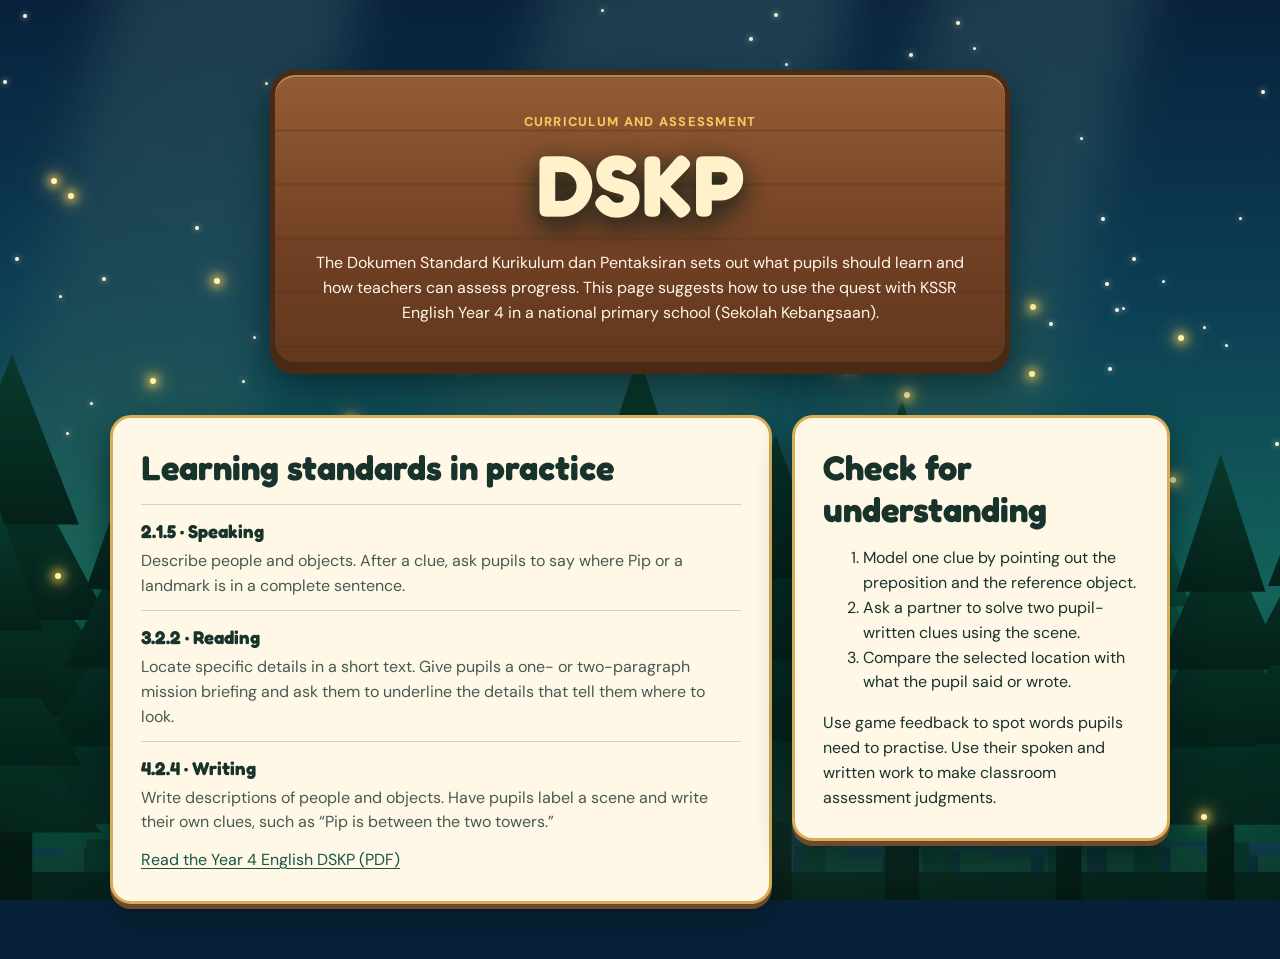
<file: dskp/index.html>
<!doctype html>
<html lang="en">
<head>
  <meta charset="utf-8">
  <meta name="viewport" content="width=device-width, initial-scale=1">
  <meta name="description" content="A suggested DSKP alignment for using Where Is Pip? to teach English prepositions.">
  <title>DSKP · Where Is Pip?</title>
  <link rel="stylesheet" href="https://fonts.googleapis.com/css2?family=DM+Sans:wght@400;500;700;800&amp;family=Fredoka:wght@500;600;700&amp;display=swap">
  <link rel="stylesheet" href="../course/forest.css">
  <link rel="stylesheet" href="../course/course-pages.css?v=2">
  <script src="../course/forest.js?v=2" defer></script>
</head>
<body>
  <div data-course-forest aria-hidden="true"></div>
  <header class="banner">
    <div class="wrap">
      <p class="eyebrow">Curriculum and assessment</p>
      <h1>DSKP</h1>
      <p>The <span lang="ms">Dokumen Standard Kurikulum dan Pentaksiran</span> sets out what pupils should learn and how teachers can assess progress. This page suggests how to use the quest with KSSR English Year 4 in a national primary school (<span lang="ms">Sekolah Kebangsaan</span>).</p>
    </div>
  </header>
  <main class="wrap layout">
    <section class="panel" aria-labelledby="alignment">
      <h2 id="alignment">Learning standards in practice</h2>
      <ul class="list">
        <li><h3>2.1.5 · Speaking</h3><p>Describe people and objects. After a clue, ask pupils to say where Pip or a landmark is in a complete sentence.</p></li>
        <li><h3>3.2.2 · Reading</h3><p>Locate specific details in a short text. Give pupils a one- or two-paragraph mission briefing and ask them to underline the details that tell them where to look.</p></li>
        <li><h3>4.2.4 · Writing</h3><p>Write descriptions of people and objects. Have pupils label a scene and write their own clues, such as “Pip is between the two towers.”</p></li>
      </ul>
      <p class="linkline"><a href="https://asiemodel.net/wp-content/uploads/2022/08/003_DSKP_KSSR_Semakan_2017_BI_SK_Thn4-print.pdf" target="_blank" rel="noopener">Read the Year 4 English DSKP (PDF)</a></p>
    </section>
    <section class="panel" aria-labelledby="assessment">
      <h2 id="assessment">Check for understanding</h2>
      <ol>
        <li>Model one clue by pointing out the preposition and the reference object.</li>
        <li>Ask a partner to solve two pupil-written clues using the scene.</li>
        <li>Compare the selected location with what the pupil said or wrote.</li>
      </ol>
      <p>Use game feedback to spot words pupils need to practise. Use their spoken and written work to make classroom assessment judgments.</p>
    </section>
  </main>
</body>
</html>
</file>
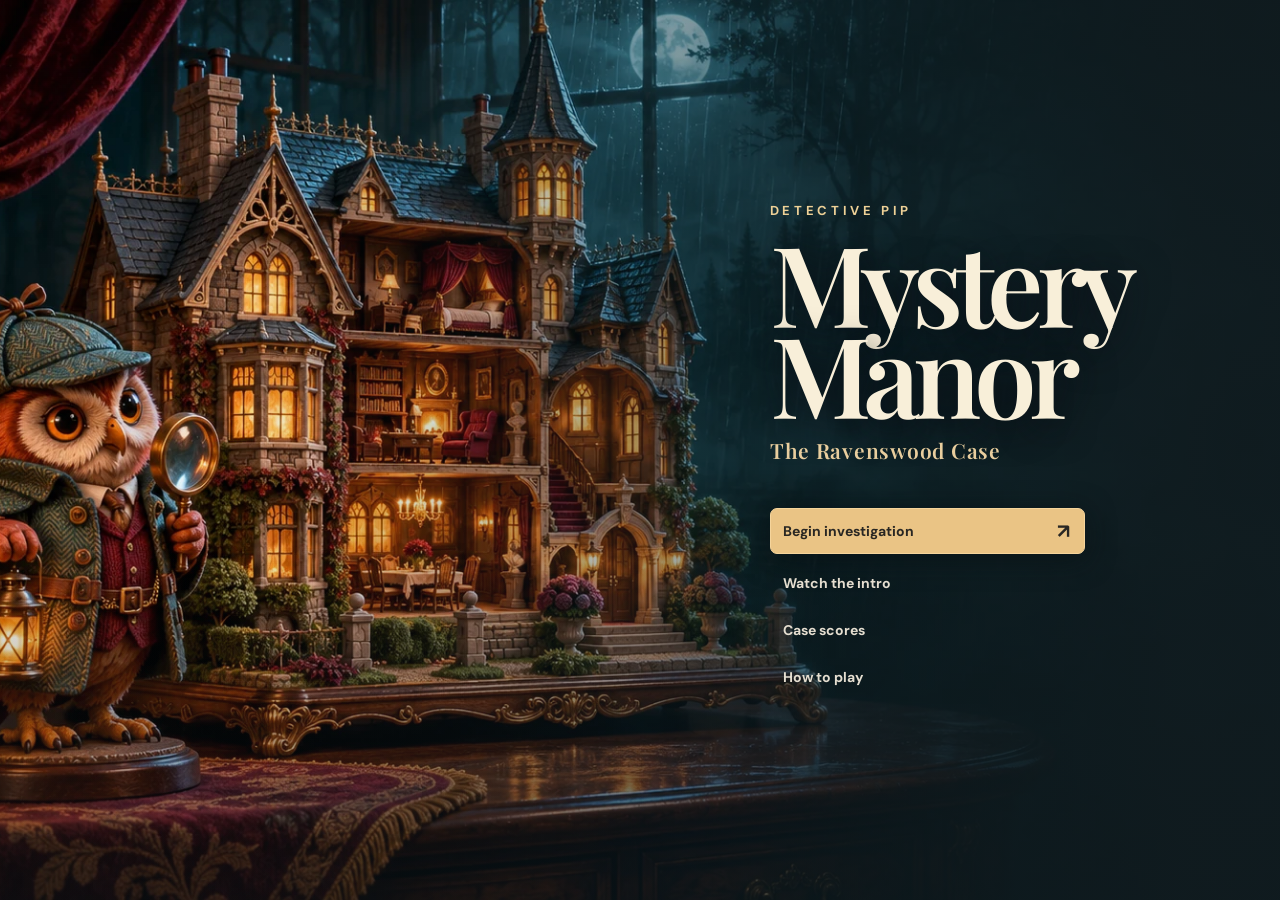
<file: mystery-manor/index.html>
<!doctype html>
<html lang="en">
<head>
<script>(function(){
  function post(m){try{parent.postMessage(m,'*')}catch(e){}}
  var last=0;
  function g(){var n=Date.now();if(n-last<600)return;last=n;post({type:'pip-gesture'})}
  addEventListener('pointerdown',g,true);addEventListener('keydown',g,true);addEventListener('touchend',g,true);
  try{var ss=window.speechSynthesis;if(ss&&ss.speak){
    var act=new Set(),osp=ss.speak.bind(ss),oc=ss.cancel.bind(ss);
    var upd=function(){post({type:'pip-duck',on:act.size>0})};
    ss.speak=function(u){try{
      u.addEventListener('start',function(){act.add(u);upd()});
      ['end','error'].forEach(function(ev){u.addEventListener(ev,function(){act.delete(u);upd()})});
    }catch(e){}return osp(u)};
    ss.cancel=function(){act.clear();upd();return oc()};
  }}catch(e){}
})();</script><script>window.__pipNav=function(d){try{parent.postMessage({type:"pip-nav",dir:d},"*")}catch(e){}};window.__pipSend=function(g,s,m,n){try{parent.postMessage({type:"pip-score",game:g,score:s,max:m,name:n||""},"*")}catch(e){}};</script>
  <meta charset="utf-8">
  <meta name="viewport" content="width=device-width, initial-scale=1">
  <meta name="description" content="Explore an isometric tabletop manor with Detective Pip and solve fifteen preposition clues.">
  <title>Mystery Manor · The Ravenswood Case</title>
  <link rel="preconnect" href="https://fonts.googleapis.com">
  <link href="https://fonts.googleapis.com/css2?family=DM+Sans:wght@400;500;600;700&family=Playfair+Display:wght@500;600;700&display=swap" rel="stylesheet">
  <link rel="stylesheet" href="style.css">
  <link rel="stylesheet" href="case-menu.css">
  <script defer src="three.min.js"></script>
  <script defer src="music.js"></script>
  <script type="module" src="game.js"></script>
</head>
<body>
  <main class="case-cover" id="case-menu" aria-labelledby="menu-title">
    <div class="cover-content">
      <p class="cover-series">Detective Pip</p>
      <h1 id="menu-title" tabindex="-1">Mystery<br>Manor</h1>
      <p class="cover-subtitle">The Ravenswood Case</p>
      <nav class="cover-actions" aria-label="Main menu">
        <button type="button" id="new-case" class="featured-action">Begin investigation <span aria-hidden="true">↗</span></button>
        <button type="button" id="continue-case" hidden>Continue case <span id="continue-label"></span></button>
        <button type="button" id="watch-intro">Watch the intro</button>
        <button type="button" id="case-scores">Case scores</button>
        <button type="button" id="help">How to play</button>
        <button type="button" id="reset-case" class="reset-action" hidden>Reset saved case</button>
      </nav>
    </div>
  </main>
  <section class="cutscene" id="cutscene" aria-labelledby="scene-title" hidden>
    <div class="shot-stage" id="shot-stage" aria-hidden="true">
      <canvas id="shot-canvas" hidden></canvas>
    </div>
    <div class="shot-header">
      <span id="scene-number"></span>
      <button type="button" id="skip-scene">Skip intro</button>
    </div>
    <div class="shot-caption" aria-live="polite">
      <div><h2 id="scene-title" tabindex="-1"></h2><p id="scene-text"></p></div>
      <button type="button" id="next-scene">Next scene <span aria-hidden="true">→</span></button>
    </div>
  </section>
  <div id="game-shell" hidden>
  <header class="masthead">
    <button type="button" id="main-menu" class="brand" aria-label="Return to main menu"><span class="brand-mark" aria-hidden="true">✦</span><span>Mystery Manor <small>Main menu</small></span></button>
    <div class="mast-actions">
      <div class="score player-score"><span>Detective</span><b id="player-label"></b></div>
      <div class="score"><span>Evidence</span><b id="global-progress">0 / 15</b></div>
      <div class="score"><span>Case score</span><b id="global-score">0</b></div>
    </div>
  </header>
  <main class="layout">
    <aside class="case-file" aria-label="Rooms">
      <figure class="portrait"><img src="pip.webp" alt="Detective Pip, a miniature owl in a teal trench coat"><figcaption><strong>Detective Pip</strong><span>Ravenswood case file</span></figcaption></figure>
      <div class="file-heading"><h2>The manor</h2><span id="room-counter">1 of 4</span></div>
      <nav id="rooms" aria-label="Choose a room"></nav>
      <button id="deduce" class="primary deduce" type="button" disabled>Make an accusation</button>
    </aside>
    <section class="stage" aria-labelledby="room-title">
      <div class="scene-heading">
        <p class="scene-overline" id="room-overline">Room I</p>
        <h1 id="room-title">The Grand Foyer</h1>
        <p id="objective">Find the clues, then reach the exit.</p>
      </div>
      <button id="view" class="view-button" type="button" aria-pressed="false" title="Switch between isometric and overhead views">Overhead view</button>
      <div id="board" class="board" aria-label="Explore the manor">
        <canvas id="world" aria-hidden="true"></canvas>
        <div id="nodes" aria-label="Clues and exits"></div>
      </div>
      <div class="stage-foot">
        <div id="walk-status" role="status" aria-live="polite">Click the floor or use WASD to explore.</div>
        <div class="controls">
          <button id="interact" type="button" disabled>Inspect clue</button>
          <button id="retry" type="button">⟲ <span>Return to entrance</span></button>
        </div>
      </div>
    </section>
    <aside class="brief" aria-label="Investigation notes">
      <div class="section-heading"><p class="eyebrow">Investigation</p><h2>Room evidence</h2></div>
      <p id="room-notes">Someone took the Golden Owl Trophy. Gather clues to reconstruct what happened.</p>
      <div id="evidence"></div>
      <div class="legend">
        <h3>Room markers</h3>
        <div><span class="legend-mark clue">✦</span>Clue to inspect</div>
        <div><span class="legend-mark exit">↗</span>Room exit</div>
      </div>
    </aside>
  </main>
  </div>
  <dialog id="modal" aria-labelledby="modal-title">
    <div id="dialog-body"></div>
  </dialog>
  <audio id="detective-theme" src="footsteps-at-ravenswood.mp3" preload="metadata" autoplay loop></audio>
</body>
</html>
</file>
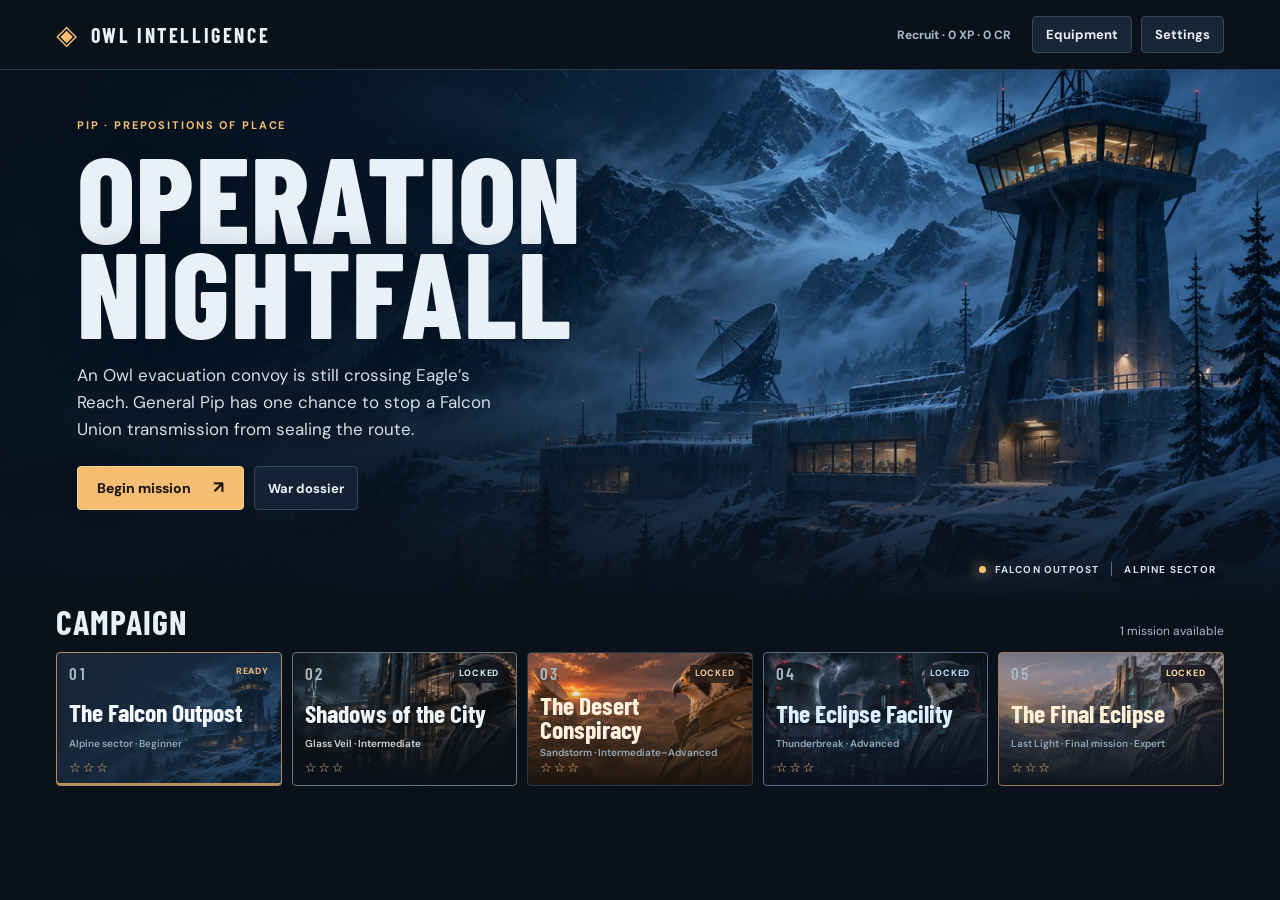
<file: operation-nightfall/index.html>
<!doctype html>
<html lang="en">
<head>
  <meta charset="UTF-8">
  <meta name="viewport" content="width=device-width, initial-scale=1">
  <meta name="description" content="Learn prepositions of place in a cinematic 3D mission with Pip.">
  <meta name="theme-color" content="#0a111b">
  <title>Pip: Operation Nightfall</title>
  <script type="module" crossorigin src="./assets/index-DKbsiJo3.js"></script>
  <link rel="stylesheet" crossorigin href="./assets/index-BFjjIfV2.css">
</head>
<body>
  <main id="app">
    <section id="menu" class="command">
      <header class="topbar">
        <div class="wordmark"><span class="mark" aria-hidden="true">◈</span><span>OWL INTELLIGENCE</span></div>
        <div class="top-actions">
          <span class="operator" id="operator"></span>
          <button class="quiet" id="campaign-results" hidden>Campaign results</button>
          <button class="quiet" id="equipment">Equipment</button>
          <button class="quiet" id="settings">Settings</button>
        </div>
      </header>
      <div class="hero">
        <div class="hero-copy">
          <p class="eyebrow">PIP · PREPOSITIONS OF PLACE</p>
          <h1>OPERATION<br>NIGHTFALL</h1>
          <p class="intro">An Owl evacuation convoy is still crossing Eagle’s Reach. General Pip has one chance to stop a Falcon Union transmission from sealing the route.</p>
          <div class="hero-actions"><button id="start" class="primary">Begin mission <span aria-hidden="true">↗</span></button><button id="dossier" class="quiet">War dossier</button></div>
          <p id="launch-error" class="error" role="alert" hidden></p>
        </div>
        <div class="hero-info"><span class="online"></span> FALCON OUTPOST <span class="geo-divider"></span> ALPINE SECTOR</div>
      </div>
      <section class="campaign" aria-labelledby="campaign-title">
        <div class="campaign-heading"><h2 id="campaign-title">Campaign</h2><p id="campaign-status"></p></div>
        <div class="mission-grid" id="mission-grid"></div>
      </section>
    </section>
    <section id="mission" aria-label="Falcon Outpost mission" hidden>
      <div id="world" tabindex="0" aria-label="3D outpost. Move the pointer or use arrow keys to aim. Press Space to fire."></div>
      <div id="scope" aria-hidden="true"></div>
      <div id="scope-guide" class="scope-guide" aria-hidden="true">
        <div class="range-ladder"></div>
        <div class="impact-marker"></div>
        <div id="range" class="range">— m</div>
        <span class="scope-key">◇ Predicted impact</span>
      </div>
      <div id="reticle" aria-hidden="true"><i></i><b></b><i></i></div>
      <div id="flash" aria-hidden="true"></div>
      <header class="hud-top">
        <div class="mission-label"><span id="mission-number">MISSION 01</span><strong id="mission-name">THE FALCON OUTPOST</strong></div>
        <div class="progress-chip"><span id="objective-count">01 / 05</span><div id="steps" aria-hidden="true"></div></div>
        <div class="mission-actions">
          <button id="fullscreen" class="hud-button" title="Toggle fullscreen" aria-label="Toggle fullscreen">⛶</button>
          <button id="pause" class="hud-button" aria-label="Pause mission">Ⅱ</button>
        </div>
      </header>
      <aside class="objective">
        <span class="hud-label">CURRENT OBJECTIVE</span>
        <p id="prompt"></p><button id="replay-motion" class="hud-button" type="button" hidden>Replay movement</button>
        <div id="shutdown-status" class="shutdown-status" hidden>
          <strong id="shutdown-progress"></strong>
          <span id="shutdown-timer" aria-hidden="true"></span>
          <small>Simulation countdown · Take your time</small>
        </div>
        <div class="watch-panel" id="watch-panel">
          <div><strong id="watch-status" role="status">Falcon watch clear</strong><span id="watch-time" aria-hidden="true"></span></div>
          <small id="watch-hint" hidden></small>
        </div>
      </aside>
      <div id="feedback" class="feedback" role="status" aria-live="polite"></div>
      <div class="hud-bottom">
        <div class="pip-panel">
          <div class="pip-icon" aria-hidden="true"><span></span></div>
          <div><span class="hud-label">PIP <span class="pip-live">●</span></span><p id="pip-line" aria-live="polite"></p></div>
          <button id="hint" class="hud-button" title="Show a hint (H)" aria-label="Show a hint">?</button>
        </div>
        <div class="optics">
          <div class="optics-top"><span id="optics-name"></span><span id="mission-score">0 XP</span></div>
          <div id="wind" class="wind" aria-label="Crosswind">Wind calm</div>
          <div class="optics-main"><strong id="ammo"></strong><span id="magnification"></span></div>
          <div class="optics-actions"><button id="zoom" class="hud-button" aria-pressed="false">Scope</button><button id="reload" class="hud-button">Reload</button><button id="recover" class="hud-button" title="Activate a locked beacon (E)" hidden>Recover</button></div>
        </div>
      </div>
      <div class="control-strip">Mouse <b>Aim</b> · Left click <b>Fire</b> · Right click <b>Scope</b> · Wheel <b>Zoom</b> · R <b>Reload</b> · Esc <b>Pause</b></div>
    </section>
    <section id="cutscene" class="cinematic" aria-label="Operation Nightfall cutscene" hidden>
      <div class="cut-frame" aria-hidden="true">
        <canvas class="cut-live-layer cut-canvas-fallback"></canvas>
      </div>
      <div class="cut-visual-grid" aria-hidden="true"></div>
      <figure id="cut-map" class="cut-map" aria-label="Map of Eagle’s Reach" hidden>
        <canvas class="cut-map-canvas" aria-hidden="true"></canvas>
        <span class="map-marker marker-reach" aria-hidden="true">Eagle’s Reach</span>
        <span class="map-marker marker-ridge" aria-hidden="true">Owl ridge</span>
        <span class="map-marker marker-relay" aria-hidden="true">Falcon relay</span>
      </figure>
      <div id="cut-details" class="cut-details" hidden></div>
      <header class="cut-top">
        <p id="cut-label" class="eyebrow"></p>
        <button id="cut-skip" class="quiet" type="button"></button>
      </header>
      <div class="cut-bottom">
        <div class="cut-copy" aria-live="polite">
          <p id="cut-location" class="eyebrow"></p>
          <h2 id="cut-title" tabindex="-1"></h2>
        </div>
        <div class="cut-voiceover" aria-live="polite">
          <span id="cut-speaker" class="cut-voice-label">GENERAL PIP</span>
          <p id="cut-caption"></p>
        </div>
        <div class="cut-actions">
          <button id="cut-pause" class="quiet" type="button">Pause</button>
          <button id="cut-next" class="quiet" type="button" title="Advance one beat. You can also click the film.">Next beat</button>
          <progress id="cut-progress" class="cut-progress" aria-label="Cutscene progress" value="0" max="1"></progress>
          <span id="cut-time" class="cut-time" aria-hidden="true"></span>
        </div>
        <p class="cut-click-hint">Left-click the film to advance one beat.</p>
      </div>
    </section>
    <dialog id="dialog" aria-labelledby="dialog-title"><div id="dialog-content"></div></dialog>
  </main>
</body>
</html>
</file>
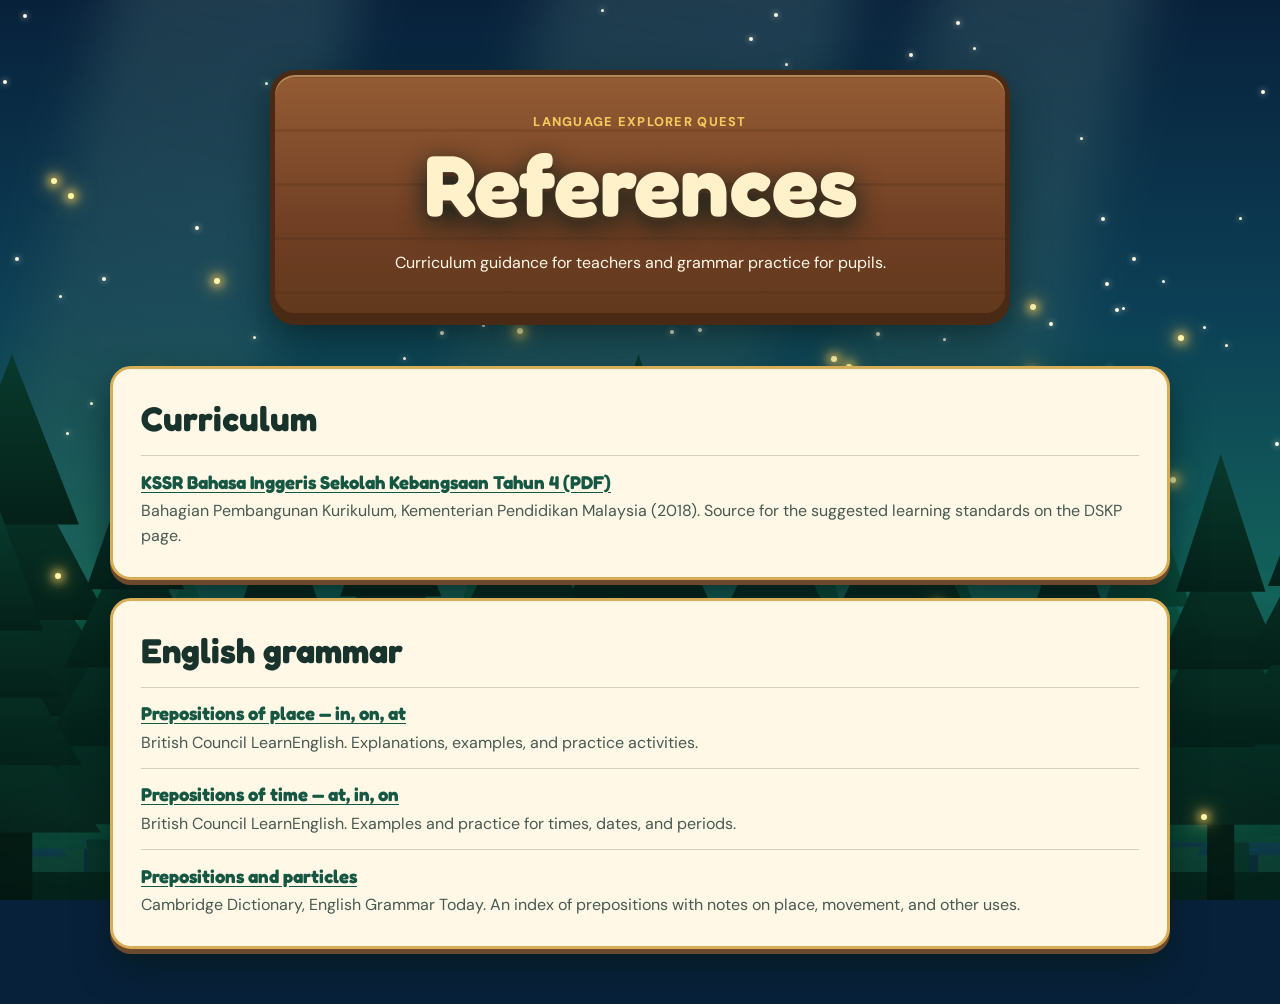
<file: references/index.html>
<!doctype html>
<html lang="en">
<head>
  <meta charset="utf-8">
  <meta name="viewport" content="width=device-width, initial-scale=1">
  <meta name="description" content="Curriculum and grammar references for Where Is Pip?">
  <title>References · Where Is Pip?</title>
  <link rel="stylesheet" href="https://fonts.googleapis.com/css2?family=DM+Sans:wght@400;500;700;800&amp;family=Fredoka:wght@500;600;700&amp;display=swap">
  <link rel="stylesheet" href="../course/forest.css">
  <link rel="stylesheet" href="../course/course-pages.css?v=2">
  <script src="../course/forest.js?v=2" defer></script>
</head>
<body>
  <div data-course-forest aria-hidden="true"></div>
  <header class="banner">
    <div class="wrap">
      <p class="eyebrow">Language Explorer Quest</p>
      <h1>References</h1>
      <p>Curriculum guidance for teachers and grammar practice for pupils.</p>
    </div>
  </header>
  <main class="wrap">
    <section class="panel">
      <h2>Curriculum</h2>
      <ul class="list">
        <li><h3><a href="https://asiemodel.net/wp-content/uploads/2022/08/003_DSKP_KSSR_Semakan_2017_BI_SK_Thn4-print.pdf" target="_blank" rel="noopener">KSSR Bahasa Inggeris Sekolah Kebangsaan Tahun 4 (PDF)</a></h3><p>Bahagian Pembangunan Kurikulum, Kementerian Pendidikan Malaysia (2018). Source for the suggested learning standards on the DSKP page.</p></li>
      </ul>
    </section>
    <section class="panel">
      <h2>English grammar</h2>
      <ul class="list">
        <li><h3><a href="https://learnenglish.britishcouncil.org/free-resources/grammar/a1-a2/prepositions-place" target="_blank" rel="noopener">Prepositions of place — in, on, at</a></h3><p>British Council LearnEnglish. Explanations, examples, and practice activities.</p></li>
        <li><h3><a href="https://learnenglish.britishcouncil.org/free-resources/grammar/a1-a2-grammar/prepositions-of-time-at-in-on" target="_blank" rel="noopener">Prepositions of time — at, in, on</a></h3><p>British Council LearnEnglish. Examples and practice for times, dates, and periods.</p></li>
        <li><h3><a href="https://dictionary.cambridge.org/uk/grammar/british-grammar/prepositions-and-particles" target="_blank" rel="noopener">Prepositions and particles</a></h3><p>Cambridge Dictionary, English Grammar Today. An index of prepositions with notes on place, movement, and other uses.</p></li>
      </ul>
    </section>
  </main>
</body>
</html>
</file>
<file: course/forest.css>
/* Shared night forest from the course overview. */
.forest-bg{
  position:fixed;
  inset:0;
  pointer-events:none;
  z-index:0;
  overflow:hidden;
  background:linear-gradient(180deg,#08213b 0%,#0c3f55 34%,#13635a 66%,#0b3a2c 100%);
}
.sky-stars,.fireflies,.leaves{position:absolute;inset:0;pointer-events:none}

.star{
  position:absolute;
  border-radius:50%;
  background:#fffbe6;
  box-shadow:0 0 6px rgba(255,251,230,.85);
  animation:twinkle var(--dur,3.4s) ease-in-out infinite alternate;
  animation-delay:var(--del,0s);
}
@keyframes twinkle{
  0%{opacity:.22;transform:scale(.82)}
  100%{opacity:1;transform:scale(1.18)}
}

/* Soft diagonal forest canopy light beams (no sun or moon) */
.beam{
  position:absolute;
  top:-18%;
  width:240px;
  height:125%;
  background:linear-gradient(180deg,rgba(168,242,222,.16) 0%,rgba(244,201,93,.06) 52%,transparent 92%);
  filter:blur(26px);
  transform-origin:top center;
  transform:rotate(14deg);
  animation:beamPulse 9s ease-in-out infinite alternate;
}
.beam.b1{left:12%;animation-delay:0s}
.beam.b2{left:46%;width:300px;animation-delay:-3s}
.beam.b3{left:76%;width:210px;animation-delay:-6s}
@keyframes beamPulse{
  0%{opacity:.32}
  50%{opacity:.78}
  100%{opacity:.4}
}

/* Seamless scrolling & swaying pine layers with passive scroll parallax */
.tree-layer{
  position:absolute;
  left:0;
  right:0;
  bottom:0;
  overflow:hidden;
}
.tree-layer.far{height:370px;z-index:2;bottom:var(--far-y,0px)}
.tree-layer.mid{height:510px;z-index:4;bottom:var(--mid-y,0px)}
.tree-layer.near{height:660px;z-index:6;bottom:var(--near-y,0px)}

.tree-track{
  display:flex;
  width:4800px;
  height:100%;
  will-change:transform;
  animation:forestScroll var(--spd,140s) linear infinite;
}
.tree-layer.far .tree-track{--spd:220s}
.tree-layer.mid .tree-track{--spd:140s}
.tree-layer.near .tree-track{--spd:90s}

@keyframes forestScroll{
  from{transform:translate3d(0,0,0)}
  to{transform:translate3d(-1600px,0,0)}
}

.tree-tile{
  flex:none;
  width:1600px;
  height:100%;
  transform-origin:50% 100%;
  animation:treeSway var(--sway,6.5s) ease-in-out infinite alternate;
}
.tree-layer.far .tree-tile{--sway:7.8s}
.tree-layer.mid .tree-tile{--sway:6.6s}
.tree-layer.near .tree-tile{--sway:5.6s}
@keyframes treeSway{
  from{transform:skewX(-.7deg)}
  to{transform:skewX(.7deg)}
}

/* Drifting mist bands between tree layers */
.mist{
  position:absolute;
  left:-15%;
  right:-15%;
  border-radius:50%;
  filter:blur(34px);
  pointer-events:none;
  animation:mistDrift var(--mdur,38s) ease-in-out infinite alternate;
}
.mist.m1{
  bottom:150px;
  height:170px;
  z-index:3;
  background:radial-gradient(ellipse at center,rgba(182,242,226,.22) 0%,rgba(20,86,106,.08) 55%,transparent 78%);
  --mdur:46s;
}
.mist.m2{
  bottom:85px;
  height:190px;
  z-index:5;
  background:radial-gradient(ellipse at center,rgba(214,242,228,.2) 0%,rgba(15,106,82,.07) 58%,transparent 80%);
  --mdur:39s;
  animation-delay:-14s;
}
.mist.m3{
  bottom:-10px;
  height:160px;
  z-index:7;
  background:radial-gradient(ellipse at center,rgba(148,226,196,.18) 0%,rgba(9,58,45,.08) 60%,transparent 82%);
  --mdur:34s;
  animation-delay:-22s;
}
@keyframes mistDrift{
  from{transform:translateX(-8%)}
  to{transform:translateX(8%)}
}

/* Fireflies */
.fireflies{z-index:8}
.firefly{
  position:absolute;
  width:6px;
  height:6px;
  border-radius:50%;
  background:#fff6a8;
  box-shadow:0 0 10px 3px rgba(244,201,93,.85),0 0 20px 6px rgba(244,201,93,.35);
  animation:
    ffWander var(--wdur,13s) ease-in-out infinite alternate,
    ffGlow var(--gdur,2.8s) ease-in-out infinite alternate;
  animation-delay:var(--wdel,0s),var(--gdel,0s);
}
@keyframes ffWander{
  0%{transform:translate(0,0)}
  50%{transform:translate(var(--dx1,28px),var(--dy1,-24px))}
  100%{transform:translate(var(--dx2,-22px),var(--dy2,18px))}
}
@keyframes ffGlow{
  0%{opacity:.18;transform:scale(.75)}
  100%{opacity:1;transform:scale(1.2)}
}

/* Falling leaves */
.leaves{z-index:9}
.leaf{
  position:absolute;
  top:-30px;
  width:13px;
  height:9px;
  border-radius:2px 12px 2px 12px;
  opacity:.82;
  animation:leafFall var(--ldur,16s) linear infinite;
  animation-delay:var(--ldel,0s);
}
@keyframes leafFall{
  0%{transform:translate3d(0,-30px,0) rotate(0deg)}
  25%{transform:translate3d(var(--swayA,36px),26vh,0) rotate(95deg)}
  50%{transform:translate3d(var(--swayB,-28px),54vh,0) rotate(195deg)}
  75%{transform:translate3d(var(--swayA,30px),80vh,0) rotate(285deg)}
  100%{transform:translate3d(0,108vh,0) rotate(375deg)}
}

@media (prefers-reduced-motion: reduce) {
  .forest-bg * { animation: none !important; }
  .forest-bg .star { opacity: .53; }
  .forest-bg .firefly { opacity: .48; }
  .forest-bg .leaves { display: none; }
}
</file>
<file: course/course-pages.css>
:root {
  color-scheme: light;
  --gold: #f4c95d;
  --parchment: #fff8e7;
  --ink: #18332b;
  --muted: #475951;
  --line: #d7cebb;
  --heading: Fredoka, "Trebuchet MS", system-ui, sans-serif;
  font-family: "DM Sans", system-ui, sans-serif;
  background: #08213b;
  color: var(--ink);
}
* { box-sizing: border-box; }
body { margin: 0; }
a { color: #165743; text-underline-offset: .18em; }
a:hover { color: #103c2e; }
a:focus-visible { outline: 3px solid #bd7d11; outline-offset: 4px; }
p, li { line-height: 1.55; }
h1, h2, h3 { font-family: var(--heading); }
h1 { font-size: clamp(2.7rem, 8vw, 5.4rem); font-weight: 700; line-height: .98; margin: .12em 0 .28em; }
h2 { font-size: clamp(1.65rem, 3.4vw, 2.15rem); margin: 0 0 .6rem; }
h3 { font-size: 1.16rem; margin: 0 0 .2rem; }
.wrap { width: min(1060px, calc(100% - 40px)); margin-inline: auto; }
body > .banner, body > main.wrap { position: relative; z-index: 1; }
.banner { color: var(--parchment); }
.banner h1 { color: #fff1c9; text-shadow: 0 4px 0 #46301e, 0 9px 28px #061d19; }
.banner .wrap {
  width: min(740px, calc(100% - 40px));
  margin-top: clamp(32px, 6vw, 70px);
  padding: clamp(17px, 4vw, 37px);
  text-align: center;
  border: 5px solid #4a2a14;
  border-radius: 25px;
  background:
    repeating-linear-gradient(180deg, #4a2a1438 0 3px, transparent 3px 54px),
    linear-gradient(180deg, #945c34, #703f24 63%, #62391d);
  box-shadow: inset 0 2px 0 #ffe0a65e, 0 7px 0 #4a2a14, 0 16px 36px #071d19a6;
}
.banner p { max-width: 62ch; margin: 0 auto; }
.banner .eyebrow { color: var(--gold); font-weight: 800; font-size: .8rem; letter-spacing: .1em; text-transform: uppercase; }

main.wrap { padding: clamp(24px, 5vw, 48px) 0 2.35rem; }
.layout { display: grid; grid-template-columns: minmax(0, 1.75fr) minmax(220px, 1fr); align-items: start; gap: 1.2rem; }
.panel { background: var(--parchment); border: 3px solid #d8ad56; box-shadow: 0 5px 0 #6d492d, 0 18px 34px #031a19a8; border-radius: 21px; padding: clamp(17px, 3.5vw, 28px); margin: 0 0 1.1rem; }
.panel > :last-child { margin-bottom: 0; }
.list { list-style: none; padding: 0; margin: 1rem 0 0; }
.list li { border-top: 1px solid var(--line); padding: .73rem 0; }
.list li:last-child { padding-bottom: 0; }
.list p { margin: .12rem 0 0; color: var(--muted); }
.linkline { margin-top: .8rem; }
@media (max-width: 700px) {
  .layout { grid-template-columns: 1fr; gap: 0; }
}
</file>
<file: mystery-manor/style.css>
:root{font-family:"DM Sans",system-ui,sans-serif;color:#231f1b;background:#ebe4d5;--ink:#28231d;--muted:#6b6255;--line:#d3c8b7;--paper:#f4eee2;--dark:#11282b;--pine:#183d3d;--gold:#d9ab60;--red:#bc6456;--serif:"Playfair Display",Georgia,serif}
*{box-sizing:border-box}
body{margin:0;min-width:315px;min-height:100svh}
button,a{-webkit-tap-highlight-color:transparent}button{font:inherit;cursor:pointer}button:disabled{cursor:default}button:focus-visible,a:focus-visible{outline:3px solid #b67b37;outline-offset:3px}
.masthead{min-height:74px;padding:0 27px;display:flex;gap:15px;align-items:center;justify-content:space-between;background:#faf5eb;border-bottom:1px solid var(--line)}
.brand{display:flex;gap:12px;align-items:center;color:#172c2d;font:700 23px/1 var(--serif);text-decoration:none;white-space:nowrap}
.brand small{display:block;font:700 10px/1.7 "DM Sans",sans-serif;letter-spacing:.13em;text-transform:uppercase;color:#686455;margin-top:5px}
.brand-mark{width:39px;height:39px;border:1px solid #b89967;display:grid;place-items:center;transform:rotate(-9deg);background:#214444;color:#f0ce95;border-radius:7px;font:22px Georgia,serif}
.mast-actions,.score{display:flex;align-items:center;gap:20px}.score{gap:6px;white-space:nowrap;font-size:12px;color:#5f584e}.score b{color:#172f2e;font-size:14px;font-variant-numeric:tabular-nums}
.quiet{padding:8px 13px;border:1px solid #cbbfae;border-radius:6px;background:transparent;color:#302820;font-size:12px;font-weight:700;white-space:nowrap}
.quiet:hover{background:#ede2d0}
.quiet[aria-pressed="true"]{background:#234842;border-color:#23443c;color:#fff5e3}
.layout{display:grid;grid-template-columns:minmax(190px,235px) minmax(0,1fr) minmax(208px,263px);min-height:calc(100svh - 74px);max-width:1700px;margin:auto}
.case-file,.brief{background:var(--paper);padding:23px 18px}.case-file{border-right:1px solid var(--line)}.brief{border-left:1px solid var(--line);padding-inline:21px}
.portrait{border-radius:7px;margin:0 0 26px;height:201px;background:radial-gradient(ellipse at 50% 60%,#554536,#152d2c 74%);position:relative;overflow:hidden;border:1px solid #716249}
.portrait img{width:100%;height:100%;object-fit:cover;object-position:center 45%}.portrait:after{content:"";position:absolute;inset:45% 0 0;background:linear-gradient(transparent,#102322e8);pointer-events:none}
.portrait figcaption{position:absolute;z-index:1;bottom:13px;left:13px;display:grid;gap:4px;color:#f5e3be}.portrait strong{font:600 20px var(--serif)}.portrait figcaption span{text-transform:uppercase;font-size:9px;font-weight:700;letter-spacing:.13em;color:#d9bd93}
.file-heading{display:flex;align-items:baseline;justify-content:space-between;gap:6px;margin-bottom:9px}.file-heading span{font-size:11px;color:var(--muted)}
h2,h3,p{margin:0}h2{font:700 20px/1.16 var(--serif);color:#27312f}
#rooms{display:grid;gap:6px}
.room{width:100%;display:grid;grid-template-columns:22px minmax(0,1fr) auto;gap:7px;align-items:center;text-align:left;background:transparent;border:1px solid transparent;padding:10px 7px;border-radius:5px;color:#282823;font-weight:700;font-size:12px}
.room:hover:not(:disabled){background:#ede4d3}.room[aria-current="step"]{background:#e6dbc3;border-color:#cdbb98}.room:disabled{color:#756c61}.room .ordinal{font:600 12px var(--serif);color:#766447;text-align:center}.room .total{font-size:10px;font-variant-numeric:tabular-nums;color:#615749}
.primary{padding:10px 14px;border:1px solid #23443c;border-radius:5px;background:#234842;color:#fff5e3;font-weight:700;font-size:13px}
.primary:disabled{background:#e5dbca;color:#6b614e;border-color:#d4c7b0}.primary:not(:disabled):hover{background:#153934}
.deduce{width:100%;margin-top:22px}
.stage{position:relative;isolation:isolate;min-height:min(735px,calc(100svh - 74px));display:grid;grid-template-rows:auto minmax(380px,1fr) auto;background:radial-gradient(ellipse at 50% 44%,#264b4c 0%,#1b3638 48%,#122527 83%);color:#f9edd9;overflow:hidden}
.stage:after{content:"";position:absolute;inset:0;pointer-events:none;z-index:-1;background:repeating-linear-gradient(116deg,#ffffff05 0px,transparent 1px,transparent 6px);opacity:.35}
.scene-heading{text-align:center;padding:24px 90px 6px;z-index:1;pointer-events:none}.scene-overline,.eyebrow{font-size:10px;text-transform:uppercase;letter-spacing:.18em;font-weight:700;color:#b47d43}.scene-overline{color:#e0b775}
h1{font:600 clamp(27px,3.05vw,48px)/1.04 var(--serif);margin:5px 0 8px}.scene-heading p:last-child{font-size:12px;color:#d8d2bd}
.view-button{position:absolute;top:20px;right:15px;z-index:2;color:#e8ddc5;background:#172e2ed6;border:1px solid #738379;border-radius:5px;padding:7px 9px;font-size:10px;white-space:nowrap}.view-button:hover{background:#294748}
.board{position:relative;min-height:0;touch-action:manipulation}
#world,#nodes{position:absolute;inset:0;width:100%;height:100%;display:block}
#nodes{pointer-events:none}
.node{position:absolute;transform:translate(-50%,-50%);background:#423124;color:#f9deb1;width:28px;height:28px;border:1px solid #ddaf68;border-radius:50%;display:grid;place-items:center;padding:0;font-size:16px;line-height:1;pointer-events:auto;box-shadow:0 2px 7px #0009;z-index:1}
.node:hover,.node.near{background:#e5c680;color:#33291f;z-index:2}
.node:focus-visible{outline:2px solid #fff1ce;outline-offset:2px}
.node.exit{background:#174a48;border-color:#90c1ae;color:#dff2d5}
.node.exit.locked{opacity:.73}.node.exit.near{background:#2f6c61}
.node.clue.solved{background:#385946;border-color:#9ab28d;color:#e5eecc;font-size:13px}
#nodes.flat{background:repeating-linear-gradient(110deg,#775f45,#8b7153 18px,#8a7153 20px,#765e43 21px);border:5px solid #6c5036;border-radius:9px;inset:9px;width:calc(100% - 18px);height:calc(100% - 18px)}
.flat-pip{position:absolute;transform:translate(-50%,-50%);width:13px;height:13px;border:2px solid #efd8a1;border-radius:50%;background:#2a5a51;box-shadow:0 2px 5px #000a}
.stage-foot{text-align:center;z-index:2;padding:4px 10px 19px;min-height:90px}.stage-foot [role=status]{min-height:23px;font-size:12px;color:#e2d9c4}
.controls{display:inline-flex;align-items:stretch;gap:3px;padding:4px;background:#132829;border:1px solid #64736c;border-radius:8px;color:#e9ddc7;box-shadow:0 7px 22px #0003}
.controls button{font-size:12px;color:#f0e4cd;background:transparent;border:1px solid transparent;border-radius:4px;padding:7px 10px;white-space:nowrap}.controls button:not(:disabled):hover{background:#304948}.controls button:disabled{opacity:.43}
#interact:not(:disabled){background:#294a40;border-color:#5e7b62}
.section-heading{padding:4px 0 9px}.section-heading h2{margin-top:6px;font-size:23px}.brief p:not(.eyebrow){font-size:13px;color:#625a50;line-height:1.55}
#evidence{display:grid;gap:7px;margin-top:15px}
.evidence-card{display:grid;grid-template-columns:24px minmax(0,1fr);gap:7px;align-items:center;text-align:left;min-height:43px;padding:7px;background:#ede4d2;border:1px solid #dbcfbb;border-radius:5px;color:#4c4135;font-size:11px;font-weight:700;width:100%}
.evidence-card:not(:disabled):hover{background:#e4d7ba}.evidence-card .stamp{font-size:13px;color:#805f36}.evidence-card.found .stamp{color:#3b6650}
.legend{margin-top:24px;padding-top:17px;border-top:1px solid var(--line)}.legend h3{font:700 15px var(--serif);color:#3d4137;margin-bottom:11px}
.legend div{display:flex;gap:9px;align-items:center;margin:10px 0;color:#5d554b;font-size:11px}
.legend-mark{width:16px;height:16px;border-radius:50%;display:grid;place-items:center;font-size:11px}.legend-mark.clue{background:#694e35;color:#ffdc94}.legend-mark.exit{background:#2c665f;color:white}
dialog{max-height:calc(100svh - 22px);width:min(510px,calc(100% - 28px));padding:0;border:1px solid #d1b786;border-radius:11px;background:#f9f1e1;color:var(--ink);box-shadow:0 16px 80px #0a1b1fd1}
dialog::backdrop{background:#142526bd;backdrop-filter:blur(4px)}
#dialog-body{padding:25px;position:relative}.modal-eyebrow{color:#936235;font-size:10px;text-transform:uppercase;letter-spacing:.15em;font-weight:700}.modal-title{font:700 clamp(23px,4.8vw,35px)/1.13 var(--serif);margin:7px 23px 10px 0}.modal-copy{font-size:14px;line-height:1.6;margin:10px 0;color:#564c42}.sentence{padding:13px 15px;margin:14px 0;border-left:3px solid #ad8448;background:#efe3cb;font:600 18px/1.55 var(--serif)}
.close{position:absolute;right:12px;top:11px;background:transparent;border:0;border-radius:3px;color:#4e4036;font-size:25px}
.answers{display:grid;grid-template-columns:1fr 1fr;gap:7px}
.answers button,.suspects button{border:1px solid #cbbc9f;background:#fdf8ed;color:#2b332c;border-radius:5px;padding:10px;font-weight:700;text-align:left}
.answers button{background:#fbfcf9;border-color:#a7afa7}
.answers button:focus-visible{outline-color:#285d53}
.answers button:disabled{color:#646e66;text-decoration:line-through}
.suspects button:not(:disabled):hover{background:#e8dbc0}
.feedback{font-size:13px;line-height:1.48;min-height:22px;margin:12px 0 6px;color:#5d4b3f}.suspects{display:grid;gap:7px}.suspects small{display:block;font-weight:500;color:#635b50;margin-top:3px}.dialog-footer{margin-top:16px;display:flex;justify-content:flex-end}
@media(max-width:1050px){.layout{grid-template-columns:175px minmax(0,1fr) 195px}.case-file,.brief{padding-inline:13px}.portrait{height:165px}.stage{grid-template-rows:auto minmax(340px,1fr) auto}.view-button{top:9px;right:8px}}
@media(max-width:780px){.masthead{padding:0 12px;min-height:60px}.layout{grid-template-columns:1fr 1fr;min-height:0}.stage{grid-row:1;grid-column:1/-1;min-height:600px;grid-template-rows:auto minmax(360px,1fr) auto}.case-file,.brief{border:0;border-top:1px solid var(--line)}.brief{border-left:1px solid var(--line)}.portrait{display:none}.scene-heading{padding:25px 75px 0}.stage-foot{min-height:80px}}
@media(max-width:492px){.brand{font-size:18px;gap:7px}.brand-mark{width:29px;height:29px}.brand small{font-size:8px}.mast-actions{gap:7px}.score{display:grid;gap:1px;line-height:1.1;font-size:9px;text-align:center}.score b{font-size:12px}.score:nth-child(2){display:none}.quiet{padding:6px;font-size:10px}.stage{min-height:500px;grid-template-rows:auto minmax(300px,1fr) auto}.scene-heading{padding-inline:42px}.view-button{font-size:8px;padding:5px}.node{width:26px;height:26px}.node.clue,.node.exit{width:24px;height:24px;font-size:13px}.controls button{padding:6px 7px}.legend div{font-size:10px}}

@media(max-width:360px){.masthead{column-gap:7px;row-gap:4px;flex-wrap:wrap;padding-block:6px}.mast-actions{margin-left:auto}}
</file>
<file: mystery-manor/case-menu.css>
[hidden]{display:none!important}
.case-cover{min-height:100svh;display:grid;align-items:center;justify-items:end;position:relative;isolation:isolate;padding:clamp(24px,6vh,68px) clamp(24px,9vw,148px);color:#f5e6cc;background:#13272a url("ravenswood-menu.webp") center 52%/cover no-repeat}
.case-cover:before{content:"";position:absolute;inset:0;z-index:-1;background:linear-gradient(90deg,#0e171b08 20%,#0d1d2261 53%,#111c20dd 93%),linear-gradient(0deg,#0b151a80,transparent 40%)}
.cover-content{width:min(100%,395px);padding:12px 0;position:relative}
.cover-series{color:#eed197;font-size:clamp(10px,1.2vw,13px);text-transform:uppercase;letter-spacing:.28em;font-weight:700}
.cover-content h1{font:600 clamp(61px,8.75vw,134px)/.82 var(--serif);margin:17px 0 18px;letter-spacing:-.066em;color:#f8efd9;text-shadow:0 6px 36px #090d14da;outline:0}
.cover-subtitle{color:#e9ce9e;font:600 clamp(14px,1.65vw,21px)/1.25 var(--serif);letter-spacing:.035em}
.cover-actions{display:grid;gap:4px;margin:clamp(20px,5vh,47px) 0 0;max-width:315px}
.cover-actions button{border:1px solid transparent;background:transparent;color:#e5ded0;border-radius:7px;text-align:left;min-height:43px;padding:8px 12px;font-size:14px;font-weight:700;display:flex;align-items:center;justify-content:space-between;gap:10px}
.cover-actions button:not(.featured-action):hover{border-color:#eecb905c;background:#a9854627;color:#fff1d4}
.cover-actions button.featured-action{background:#eac485;color:#292723;border-color:#f5d49b;min-height:46px;margin-bottom:3px;box-shadow:0 5px 28px #070f11a6}
.cover-actions button.featured-action:hover{background:#f1d29b}
.cover-actions .featured-action span{font-size:20px;margin-right:2px}
.cover-actions .reset-action{color:#d6ae9f;font-weight:600}
#continue-label{opacity:.69;font-size:11px;max-width:135px;overflow:hidden;white-space:nowrap;text-overflow:ellipsis}
.cutscene{position:relative;min-height:100svh;background:#0b181d;color:#f6ead2;display:grid;grid-template-rows:auto 1fr auto;overflow:hidden;isolation:isolate}
.shot-stage{position:absolute;inset:0;z-index:-2;background:#11282b url("ravenswood-menu.webp") center/cover no-repeat}
.shot-stage:after{content:"";position:absolute;inset:0;background:linear-gradient(#0d171bb5,transparent 19%,transparent 69%,#0a141ac9);pointer-events:none}
#shot-canvas{width:100%;height:100%;display:block}
.shot-header{width:100%;display:flex;align-items:center;justify-content:space-between;gap:10px;padding:15px clamp(16px,4.5vw,65px);color:#ead4a5;font-size:11px;font-weight:700;letter-spacing:.13em;text-transform:uppercase}
.shot-header button,.shot-caption button{background:#18292dd9;border:1px solid #bda277;border-radius:5px;color:#f6e6c6;font-size:13px;padding:10px 15px;white-space:nowrap}
.shot-header button:hover,.shot-caption button:hover{background:#425052}
.shot-caption{grid-row:3;margin:0 auto clamp(12px,4vh,43px);width:min(930px,calc(100% - 32px));padding:clamp(14px,2.5vw,24px);background:#122026eb;border:1px solid #ae926499;border-radius:9px;display:flex;align-items:end;justify-content:space-between;gap:18px;box-shadow:0 9px 40px #0b1219a6}
.shot-caption h2{color:#f5dbac;font-size:clamp(18px,3.3vw,28px);outline:0}
.shot-caption p{margin:7px 0 0;color:#eee7dc;line-height:1.52;font-size:14px}
.shot-caption button{background:#e4bc7d;color:#27251f;flex:none;font-weight:700}.shot-caption button:hover{background:#f6cf91}
.case-form{display:grid;gap:10px;margin-top:13px}.case-form label{font-size:13px;font-weight:700;color:#504438}.case-form input{border:1px solid #ad9876;border-radius:5px;background:#fffaf0;padding:10px;color:#2c2520;font:inherit;width:100%}.case-form input:focus-visible{outline:2px solid #b78b52;outline-offset:2px}.case-form .primary{justify-self:end}
.score-list{margin-top:12px;border-collapse:collapse;width:100%;font-size:13px;color:#3e3c31;table-layout:fixed}.score-list th,.score-list td{text-align:left;padding:9px 5px;border-bottom:1px solid #d9c9ac;overflow-wrap:anywhere}.score-list th:last-child,.score-list td:last-child{text-align:right;width:22%}
#main-menu{background:none;border:0;text-align:left;padding:0;cursor:pointer}
.player-score b{max-width:min(16vw,160px);white-space:nowrap;overflow:hidden;text-overflow:ellipsis}
@media(max-width:660px){.case-cover{padding:clamp(28px,42svh,53svh) 24px 35px;justify-items:center;align-items:end;background-position:35% top}.case-cover:before{background:linear-gradient(0deg,#0d181a 7%,#14272ae8 40%,#11242510 86%)}.cover-content{width:min(100%,400px)}.cover-content h1{font-size:clamp(56px,16vw,84px)}.cover-actions{margin-top:20px}.cover-actions button{min-height:38px}.shot-caption{flex-wrap:wrap;gap:10px}.shot-caption button{margin-left:auto}.shot-header button,.shot-caption button{font-size:12px;padding:8px 12px}.player-score span{display:none}}
@media(max-width:492px){.player-score{display:none}.mast-actions .score:nth-child(2){display:grid}}
</file>
<file: operation-nightfall/assets/index-BFjjIfV2.css>
@import"https://fonts.googleapis.com/css2?family=Barlow+Condensed:wght@500;600;700;800&family=DM+Sans:wght@400;500;600;700&display=swap";:root{color-scheme:dark;font-family:DM Sans,system-ui,sans-serif;color:#e9f1f6;background:#0a111b;font-synthesis:none;--amber: #f6be73;--amber-dark: #a57542;--quiet: #a7bac9;--line: #293c4e;--display: "Barlow Condensed", "Arial Narrow", Impact, sans-serif}*{box-sizing:border-box}body{margin:0}button,input,select{font:inherit}button{color:inherit;cursor:pointer}button:disabled{cursor:default;opacity:.48}button:focus-visible,select:focus-visible,input:focus-visible{outline:2px solid #f6be73;outline-offset:3px}[hidden]{display:none!important}.command{width:min(100%,1600px);margin-inline:auto}.topbar{min-height:70px;display:flex;gap:20px;align-items:center;justify-content:space-between;padding:12px clamp(18px,4.4vw,68px);border-bottom:1px solid var(--line)}.wordmark,.top-actions,.hero-info,.optics-top,.optics-actions{display:flex;align-items:center}.wordmark{gap:11px;font:700 20px/1 var(--display);letter-spacing:.13em}.mark{color:var(--amber);font:600 27px/1 system-ui}.top-actions{gap:9px}.operator{color:var(--quiet);font-size:12px;font-weight:700;margin-right:12px;white-space:nowrap}.quiet{padding:9px 13px;background:#182535;border:1px solid #33495d;font-size:13px;font-weight:700;border-radius:4px}.quiet:not(:disabled):hover{background:#26384b;border-color:#647e91}.hero{position:relative;min-height:clamp(445px,59vh,640px);background:linear-gradient(0deg,#0a111b,#0a111bde 5%,#0a111b00 38%),linear-gradient(90deg,#07101bdc,#07101bad 29%,#0a142b27 64%,#0a142b19),url(../outpost.webp) center 55% / cover;display:flex;align-items:center;padding:45px clamp(21px,6vw,98px) 88px}.hero-copy{max-width:535px}.eyebrow,.hud-label{margin:0;color:var(--amber);font-size:11px;font-weight:700;letter-spacing:.17em}h1{font:800 clamp(66px,9.5vw,146px)/.78 var(--display);letter-spacing:.012em;margin:16px 0 24px;text-shadow:0 6px 38px #05101d77}.intro{max-width:417px;color:#d2dfe8;font-size:clamp(14px,1.45vw,17px);line-height:1.6;margin:0 0 23px}.primary{display:inline-flex;justify-content:center;align-items:center;gap:1.4rem;padding:12px 19px;background:var(--amber);color:#1c1713;border:1px solid #f4d09a;border-radius:4px;font-size:14px;font-weight:800;box-shadow:0 4px 15px #0002}.primary:not(:disabled):hover{background:#ffd59e}.primary span{font-size:17px;line-height:.8}.hero-info{position:absolute;right:clamp(21px,5vw,75px);bottom:25px;gap:9px;font:700 10px/1.3 DM Sans,sans-serif;color:#d3e1ec;letter-spacing:.12em}.online{width:7px;height:7px;border-radius:50%;background:var(--amber);box-shadow:0 0 13px #ffb775}.geo-divider{width:1px;height:14px;margin-inline:3px;background:#5c7383}.error{margin:14px 0 0;color:#ffd0c2;font-size:14px}.campaign{padding:5px clamp(18px,4.4vw,68px) 34px}.campaign-heading{display:flex;align-items:baseline;justify-content:space-between;gap:14px;margin-bottom:13px}.campaign-heading h2{margin:0;font:700 34px/.92 var(--display);letter-spacing:.03em;text-transform:uppercase}.campaign-heading p{margin:0;font-size:12px;color:var(--quiet)}.mission-grid{display:grid;grid-template-columns:repeat(5,minmax(0,1fr));gap:10px}.mission-card{min-height:122px;display:flex;flex-direction:column;align-items:flex-start;justify-content:space-between;text-align:left;padding:12px 12px 9px;background:linear-gradient(135deg,#141f2d,#111722 74%);border:1px solid #293746;border-radius:4px}.sector-1{border-color:#b48b5d;background:linear-gradient(120deg,#172637fa 17%,#16253668),url(../outpost.webp) 65% 58% / cover;box-shadow:inset 0 -2px #bc8f5b}.sector-1:hover{border-color:var(--amber);filter:brightness(1.12)}.sector-2{background:linear-gradient(0deg,#08111df2 4%,#09131ca6 44%,#07101926 85%),url(../glass-veil.webp) 73% center / cover;border-color:#587979}button.sector-2:hover{border-color:#96d5d0;filter:brightness(1.13)}.sector-2 .card-name{color:#eef4f4;text-shadow:0 2px 4px #07101d}.sector-2 .card-index span{background:#0c1925df;padding:2px 5px;color:#c9f6ef}article.sector-2{filter:saturate(.55)}.sector-2 .card-meta{color:#c9d9dc}.equipment-list .obsidian-swatch{display:block;height:8px;width:90px;margin:7px 0;border:1px solid #506169;border-radius:3px;background:linear-gradient(115deg,#161c21 35%,#363e47 36% 54%,#0c161c 55% 74%,#6abec0 75% 78%,#26313b 79%)}.card-index{width:100%;color:var(--quiet);font:600 17px/1 var(--display);letter-spacing:.13em;white-space:nowrap}.card-index span{float:right;font:700 9px/1.5 DM Sans,sans-serif;text-transform:uppercase;letter-spacing:.09em}.sector-1 .card-index span,.stars,.grade{color:var(--amber)}.card-name{font:650 clamp(18px,2vw,26px)/.96 var(--display);color:#bdcbd6;margin:10px 0 4px}.sector-1 .card-name{color:#f4f8fa}.card-meta{font:600 10px/1.35 DM Sans,sans-serif;color:#92a9ba}.stars{font-size:13px;letter-spacing:.14em;min-height:14px}#mission{position:relative;width:100%;height:100dvh;overflow:hidden;isolation:isolate;background:#263f59;--aim-x: 50%;--aim-y: 50%;--lens: min(68vmin, 610px)}#world{position:absolute;inset:0;cursor:none;touch-action:none;outline:0}#world canvas{display:block;width:100%;height:100%}#mission:after{content:"";position:absolute;inset:0;background:linear-gradient(180deg,#070e19a8,transparent 22%,transparent 76%,#070e19bf);pointer-events:none;z-index:1}#scope,#reticle,#flash{position:absolute;z-index:2;pointer-events:none}#scope{inset:0;opacity:0;transition:opacity .18s;background:radial-gradient(circle at center,transparent calc(var(--lens) / 2 - 4px),#213746bd calc(var(--lens) / 2 - 1px),#101a26 calc(var(--lens) / 2 + 2px),#060a10f2 calc(var(--lens) / 2 + 13px))}.scoped #scope{opacity:1}#reticle{top:var(--aim-y);left:var(--aim-x);transform:translate(-50%,-50%);width:25px;height:25px;border:1px solid #eff9ffad;border-radius:50%;filter:drop-shadow(0 1px 1px #101725)}#reticle b{position:absolute;width:4px;height:4px;border-radius:50%;background:#f6be73;top:50%;left:50%;transform:translate(-50%,-50%)}.scoped #reticle{width:calc(var(--lens) * .82);height:calc(var(--lens) * .82);border-color:#b3d8e443}.scoped #reticle i{position:absolute;background:#15252c;opacity:.93;box-shadow:0 0 1px #d1e3ee}.scoped #reticle i:first-child{height:1px;width:100%;top:50%}.scoped #reticle i:last-child{width:1px;height:100%;left:50%}.scoped #reticle b{z-index:1}#flash{inset:0;box-shadow:inset 0 0 70px #f2bf8d44;opacity:0}#flash.pulse{animation:pulse .23s ease-out}@keyframes pulse{0%{opacity:.82}to{opacity:0}}.hud-top,.hud-bottom,.objective,.control-strip,.feedback{position:absolute;z-index:3;pointer-events:none}.hud-top,.hud-bottom{display:flex;justify-content:space-between;align-items:start;left:25px;right:25px;gap:12px}.hud-top{top:22px}.hud-bottom{bottom:36px;align-items:end}.mission-label,.progress-chip,.objective,.optics,.pip-panel,.hud-button,.control-strip{background:#0b1623e8;border:1px solid #68819790;box-shadow:0 3px 16px #01090f38}.mission-label{display:grid;gap:4px;border-left:2px solid var(--amber);padding:9px 13px}.mission-label span,.optics-top{color:var(--quiet);font-size:10px;letter-spacing:.12em;font-weight:700}.mission-label strong{font:700 22px/.94 var(--display);letter-spacing:.04em}.progress-chip{min-width:124px;text-align:center;padding:7px 11px 10px;margin-inline:auto;border-radius:0 0 6px 6px}.progress-chip span{font:700 23px/1 var(--display);letter-spacing:.08em}#steps{display:flex;gap:5px;margin-top:5px}#steps i{flex:1;height:3px;border-radius:10px;background:#42576b}#steps .current{background:var(--amber)}#steps .done{background:#85d5cc}.mission-actions{display:flex;gap:6px}.hud-button{pointer-events:auto;color:#eaf3f9;font-weight:700;min-width:34px;min-height:34px;border-radius:4px;padding:4px 8px}.hud-button:not(:disabled):hover,.hud-button[aria-pressed=true]{border-color:var(--amber);color:var(--amber)}.objective{top:83px;left:25px;max-width:min(355px,calc(100% - 50px));padding:10px 13px;border-radius:4px}.objective p{margin:5px 0 0;line-height:1.25;font-size:clamp(13px,1.5vw,17px);font-weight:700}.objective em{font-style:normal;color:#ffd38e}.watch-panel{margin-top:8px;padding-top:7px;border-top:1px solid #426079;font-size:12px;color:#a8d9d6}.watch-panel>div{display:flex;flex-wrap:wrap;gap:3px 10px}.watch-panel small{display:block;margin-top:2px;color:#c6d9e5;font-size:11px}.watch-panel[data-risk=pending]{color:#ffd38e}.watch-panel[data-risk=alert]{color:#ffac96}#watch-time{font-variant-numeric:tabular-nums}#recover:not(:disabled){color:#86ffea;border-color:#7bd1ca}.feedback{top:calc(50% + min(17vmin,130px));left:50%;transform:translate(-50%,5px);opacity:0;transition:opacity .16s,transform .16s;width:max-content;max-width:calc(100% - 30px);padding:7px 13px;background:#0b1623f5;border-radius:3px;border:1px solid #a5b7c2;font-size:13px;font-weight:700}.feedback.visible{opacity:1;transform:translate(-50%)}.feedback[data-kind=correct]{color:#a1f2df;border-color:#6ea99c}.feedback[data-kind=wrong]{color:#ffd0c2;border-color:#cd7a65}.pip-panel{width:min(425px,61%);padding:10px;border-radius:5px;display:grid;grid-template-columns:auto 1fr auto;align-items:center;gap:10px}.pip-icon{position:relative;width:40px;height:40px;background:#102d37;border:1px solid #557986;border-radius:5px}.pip-icon:before{content:"";position:absolute;inset:8px 6px 6px;border-radius:45% 45% 50% 50%;background:#82bfbd}.pip-icon:after{content:"";position:absolute;width:6px;height:6px;inset:55% auto auto 43%;transform:rotate(45deg);background:#dca160;border-radius:1px}.pip-icon span:before,.pip-icon span:after{content:"";position:absolute;z-index:1;width:8px;height:8px;top:12px;border-radius:50%;background:#162d35;border:2px solid #e0eabe}.pip-icon span:before{left:9px}.pip-icon span:after{right:9px}.pip-live{color:#89ded2;animation:radio 2.6s infinite alternate}@keyframes radio{to{opacity:.45}}#pip-line{margin:2px 0 0;font-size:clamp(12px,1.15vw,14px);line-height:1.3}.optics{min-width:157px;padding:9px 10px;border-radius:5px}.optics-top{justify-content:space-between;gap:12px}.optics-main{display:flex;align-items:baseline;gap:7px;margin:1px 0 5px;color:#bbcedc;font-size:12px}.optics-main strong{font:700 34px/.9 var(--display);color:#f5f7f9}.optics-actions{gap:5px}.optics-actions button{flex:1;font-size:10px;min-height:26px}.control-strip{bottom:7px;left:50%;transform:translate(-50%);width:max-content;max-width:calc(100% - 30px);border-color:#4a61718e;border-radius:20px;padding:4px 12px;font-size:10px;color:#b3c2cc;text-align:center}.control-strip b{color:#edf2f8}dialog{width:min(calc(100% - 30px),535px);max-height:calc(100% - 32px);padding:25px;border:1px solid #637b8e;border-top:2px solid var(--amber);border-radius:7px;background:#121f2e;color:#e9f1f6;box-shadow:0 20px 70px #070d14c9}dialog::backdrop{background:#050c15ac;-webkit-backdrop-filter:blur(4px);backdrop-filter:blur(4px)}dialog h2{font:700 42px/.96 var(--display);margin:0 0 9px;text-transform:uppercase;letter-spacing:.025em}.dialog-description,.pause-controls{font-size:14px;color:#b8c9d6;line-height:1.55;margin:0 0 15px}.dialog-actions{display:flex;justify-content:flex-end;gap:8px;flex-wrap:wrap;margin-top:18px}.setting-list,.equipment-list{display:grid;gap:7px}.setting-list label,.equipment-list>div{display:flex;justify-content:space-between;align-items:center;gap:8px;padding:9px 11px;background:#192b3b;border:1px solid #2c4457;border-radius:4px;font-size:14px}.setting-list input{width:19px;height:19px;accent-color:var(--amber)}.setting-list select{padding:4px}.equipment-list p{margin:4px 0 0;color:var(--quiet);font-size:12px}.grade{font-size:26px;letter-spacing:.2em;margin:0 0 10px}.stats{display:grid;grid-template-columns:repeat(3,1fr);gap:6px}.stats>div{display:grid;gap:2px;padding:9px 10px;border:1px solid #314a5b;background:#192a3b}.stats strong{font:700 30px/1 var(--display)}.stats span,.review{font-size:12px;color:#b8c9d6}.review{padding-left:19px;margin:14px 0 0;line-height:1.65}@media(max-width:800px){.mission-grid{grid-template-columns:repeat(auto-fit,minmax(134px,1fr))}.hero{min-height:440px}}@media(max-width:530px){.topbar{min-height:58px;gap:8px}.wordmark{font-size:15px;gap:5px}.top-actions{gap:5px}.operator{display:none}.top-actions button{font-size:11px;padding:7px}.hero{padding-top:48px;background-position:center,center,61% center}.hero-info{bottom:18px}.hud-top,.hud-bottom{left:9px;right:9px;gap:6px}.hud-top{top:9px}.hud-bottom{bottom:42px}.mission-label{padding:7px}.mission-label strong{font-size:16px}.progress-chip{min-width:64px;padding:7px}.progress-chip span{font-size:18px}.objective{top:61px;left:9px}.pip-panel{gap:5px;padding:6px}.pip-icon{display:none}.pip-panel{grid-template-columns:1fr auto}.optics{min-width:110px;padding:6px}.optics-top{font-size:8px}.control-strip{bottom:5px;width:calc(100% - 16px)}#world{cursor:crosshair}}@media(prefers-reduced-motion:reduce){*,*:before,*:after{animation-duration:.01ms!important;transition-duration:.01ms!important}}.hero-actions{display:flex;gap:10px;flex-wrap:wrap;align-items:stretch}.hero-actions .quiet{background:#142437d9}.scope-guide{position:absolute;inset:0;z-index:3;pointer-events:none;visibility:hidden;--impact-offset: 0%}.scoped .scope-guide{visibility:visible}.range-ladder{position:absolute;left:50%;top:50%;width:30px;height:calc(var(--lens) * .28);translate:-50% 0;background:linear-gradient(90deg,transparent calc(50% - .5px),#f1d9a5a6 calc(50% - .5px),#f1d9a5a6 calc(50% + .5px),transparent calc(50% + .5px)),repeating-linear-gradient(180deg,transparent 0 18px,#f1d9a5aa 18px 19px,transparent 19px 21px);clip-path:polygon(47% 0,53% 0,100% 100%,0 100%)}.impact-marker{position:absolute;left:calc(50% + var(--impact-offset));top:50%;width:11px;height:11px;translate:-50% -50%;rotate:45deg;border:2px solid #ffd384;background:#18142352;box-shadow:0 0 3px #171610,0 0 10px #ffb47574}.scope-key{position:absolute;top:calc(50% + var(--lens) * .39 + 25px);left:50%;translate:-50% 0;color:#f4e5c7;white-space:nowrap;font-size:10px;text-shadow:0 1px 4px #000}.wind{color:#f2cc96;font-size:10px;font-weight:700;margin-top:3px}.range{position:absolute;z-index:3;left:50%;top:calc(50% + var(--lens) * .39);transform:translate(-50%);color:#f8d59e;background:#0c1c29d9;border:1px solid #a1b7b685;padding:3px 8px;border-radius:3px;font:700 12px/1.15 var(--display);letter-spacing:.17em;pointer-events:none}.war-timeline{list-style:none;margin:16px 0 0;padding:0}.war-timeline li{padding:2px 0 13px 13px;border-left:1px solid #8b6a49}.war-timeline li:last-child{padding-bottom:2px}.war-timeline h3{margin:0 0 3px;color:var(--amber);font:700 20px/1.1 var(--display);letter-spacing:.04em}.war-timeline p{margin:0;color:#ccd9e2;font-size:13px;line-height:1.48}#app:fullscreen{background:#0a111b;overflow:auto}.cinematic{position:fixed;inset:0;z-index:11;isolation:isolate;overflow:hidden;display:flex;flex-direction:column;justify-content:space-between;padding:clamp(17px,4vw,59px);background:#080f18}.cut-frame{position:absolute;inset:0;z-index:-2;background:radial-gradient(ellipse at 68% 55%,#263e51,#101827 62%,#080f18)}.cut-live-layer{position:absolute;inset:0;display:block;width:100%;height:100%}.cinematic[data-art=map] .cut-frame{background:radial-gradient(ellipse at 67% 48%,#203c49,#101c2a 65%,#080f18)}.cinematic:after{content:"";position:absolute;inset:0;z-index:-1;pointer-events:none;background:linear-gradient(180deg,#080f18d9 0,#080f181c 22%,#080f1807 39%,#080f18d9 77%,#080f18),linear-gradient(90deg,#080f1888 0,#080f180c 75%)}.cut-top,.cut-actions{display:flex;align-items:center;gap:8px}.cut-top{justify-content:space-between;flex-wrap:wrap}.cut-top .quiet{background:#0b1727b8}.cut-bottom{margin-top:28px;width:min(650px,100%)}.cut-copy{min-height:105px}.cut-copy h2{margin:8px 0 10px;font:750 clamp(38px,7vw,88px)/.96 var(--display);text-transform:uppercase;letter-spacing:.015em;text-wrap:balance;text-shadow:0 3px 16px #080f18c5}#cut-caption{margin:0 0 15px;max-width:540px;font-size:clamp(15px,2.25vw,20px);line-height:1.45;color:#e8f0f5;text-shadow:0 2px 8px #080f18}.cut-progress{appearance:none;flex:1 1 70px;max-width:350px;height:4px;border:0;border-radius:6px;overflow:hidden;background:#a3b9cf42}.cut-progress::-webkit-progress-bar{background:transparent}.cut-progress::-webkit-progress-value{background:var(--amber)}.cut-progress::-moz-progress-bar{background:var(--amber)}.cut-time{color:#d2dfea;font:500 12px ui-monospace,monospace;font-variant-numeric:tabular-nums;white-space:nowrap}.cut-actions{margin-top:12px;gap:12px}.cut-actions button{min-height:40px;min-width:82px}.cut-click-hint{display:none;margin:8px 0 0;color:#a8bccb;font-size:12px}@media(pointer:fine)and (min-height:440px){.cut-click-hint{display:block}}@media(max-width:580px){.cut-copy{min-height:auto}.cinematic:after{background:linear-gradient(180deg,#080f18e0,#080f1800 30%,#080f18b0 54%,#080f18)}}@media(max-height:430px){.cinematic{overflow-y:auto}}@media(prefers-reduced-motion:reduce){.cut-map,.cut-visual-grid{animation:none!important}}.cut-visual-grid{position:absolute;inset:clamp(12px,3vw,39px);pointer-events:none;border:1px solid #8caab12e;opacity:0;background:repeating-linear-gradient(180deg,transparent 0 5px,#a7c7ca06 5px 6px)}.cinematic:is([data-art=relay],[data-art=profile],[data-art=field],[data-art=archive]) .cut-visual-grid{opacity:1;animation:cut-overlay .8s ease-out both}@keyframes cut-overlay{0%{opacity:.15}to{opacity:1}}.cut-details{position:absolute;top:clamp(77px,15vh,155px);right:clamp(17px,5vw,76px);display:grid;gap:1px;min-width:min(190px,44vw);max-width:40vw;padding:2px;border:1px solid #8ea8aa55;background:#0a1725cb}.cut-details>div{display:grid;gap:3px;padding:6px 9px}.cut-details>div+div{border-top:1px solid #8ea8aa32}.cut-details span,.cut-voice-label{color:#9bc8c7;font-size:9px;font-weight:750;text-transform:uppercase;letter-spacing:.12em}.cut-details strong{font:650 clamp(13px,1.8vw,21px)/1.08 var(--display);color:#f3d6ad}.cut-voiceover{width:fit-content;max-width:min(100%,585px);border-left:2px solid #87bbb7;padding:7px 13px 8px;background:linear-gradient(90deg,#0b1725df,#0b1725b3)}.cut-voiceover #cut-caption{margin:1px 0 0;font-size:clamp(14px,1.75vw,18px)}.cut-top,.cut-bottom{position:relative}.cut-map{position:absolute;top:15%;right:6%;margin:0;width:min(69vw,820px,109vh);border:1px solid #8ac4bf68;box-shadow:0 17px 55px #040a1380;background:#0b1621;pointer-events:none;animation:map-present .95s ease-out both}.cut-map-canvas{width:100%;height:auto;display:block}@keyframes map-present{0%{opacity:0;transform:translate(18px,7px) scale(.96)}to{opacity:.9;transform:none}}.map-marker{position:absolute;font-size:clamp(9px,1.15vw,13px);color:#b8eee4;font-weight:700;white-space:nowrap;background:#0d202bcc;padding:4px 7px;border:1px solid #8ac4bf77}.marker-reach{left:44%;top:34%;color:#ffe1aa;border-color:#b58b5f}.marker-ridge{left:68%;top:69%}.marker-relay{right:7%;top:20%}.cut-map[data-mode=skyfall] :is(.marker-ridge,.marker-relay){display:none}.cinematic[data-art=map] .cut-bottom{background:linear-gradient(90deg,#0b1626f2,#0b162600)}.cinematic.is-paused :is(.cut-map,.cut-visual-grid){animation-play-state:paused}@media(max-width:650px){.cut-details{top:68px}.cut-map{top:22%;right:3%;width:94%}}@media(max-height:480px){.cut-details{display:none}.cut-map{right:6%}.cut-copy{min-height:0}.cut-copy h2{font-size:clamp(32px,7vw,57px)}}.sector-3{background:linear-gradient(0deg,#19130ff7 1%,#352619b3 39%,transparent 75%),url(../sandstorm.webp) center 34% / cover}.sector-3 .card-name{color:#fff2df}.sector-3 .card-index span{background:#2b201ae0;color:#f1cca0;padding:2px 5px}button.sector-3:hover{border-color:#eda65e}.equipment-list .sandstorm-swatch{display:block;width:90px;height:8px;margin:7px 0;border:1px solid #917b5a;border-radius:3px;background:linear-gradient(115deg,#b8a180 35%,#776047 36% 54%,#33332f 55% 74%,#ce863f 75% 78%,#9b815f 79%)}.review li:has(.place-diagram){position:relative;padding-right:76px;min-height:32px}.place-diagram{display:inline-block;position:absolute;right:4px;top:50%;transform:translateY(-50%);width:61px;height:28px;border-bottom:1px solid #57616a}.place-diagram:before,.place-between:after{content:"";position:absolute;left:2px;bottom:1px;width:15px;height:15px;border:1px solid #a7bbc4;background:#53677155}.place-diagram i{position:absolute;left:31px;bottom:3px;width:7px;height:7px;border-radius:50%;background:#f2bd70}.place-next-to i{left:20px}.place-inside:before,.place-outside:before{width:29px;height:22px}.place-inside i{left:14px;bottom:8px}.place-outside i{left:44px}.place-between:after{left:44px}.place-between i{left:27px}.sector-4{background:linear-gradient(0deg,#0b101cf7 1%,#10192ab0 39%,transparent 78%),url(../thunderbreak.webp) 65% 33% / cover;border-color:#536b83}.sector-4 .card-name{color:#dbefff}.sector-4 .card-index span{background:#181e2ddd;color:#b8e4f7;padding:2px 5px}button.sector-4:hover{border-color:#8fd7f4}.equipment-list .thunderbreak-swatch{display:block;width:90px;height:8px;margin:7px 0;border:1px solid #5c6a7e;border-radius:3px;background:linear-gradient(115deg,#151a26 36%,#512638 37% 45%,#232b36 46% 72%,#67cada 73% 76%,#212735 77%)}#replay-motion{margin:5px 0 7px;font-size:11px;min-height:30px}.place-through:before{left:14px;width:28px;height:18px}.place-through i{left:25px;bottom:6px}.place-through:after,.place-over:after{content:"→";color:#f2bd70;position:absolute;right:4px;bottom:0}.place-over:before{left:17px}.place-over i{left:22px;bottom:20px}.place-over:after{bottom:11px}.place-under:before{width:36px;height:5px;bottom:17px}.place-under i{left:16px}.place-across-from:before{left:25px;bottom:12px;width:10px;height:12px}.place-across-from i{left:28px;bottom:0}.place-across-from:after{content:"";position:absolute;width:60px;height:1px;left:0;bottom:9px;background:#57616a}.place-behind:before{left:22px;height:15px}.place-behind i{left:26px;bottom:18px}.sector-5{background:linear-gradient(0deg,#0e141dfc 1%,#192130ad 48%,transparent 84%),url(../last-light.webp) 62% 32%/cover;border-color:#9e7b52}.sector-5 .card-index span{color:#ffe1a3;background:#1b1b26e3;padding:2px 5px}.sector-5 .card-name{color:#fff0d6}button.sector-5:hover{border-color:#f9cd92}.equipment-list .lastlight-swatch{display:block;width:90px;height:8px;margin:7px 0;border:1px solid #b8c7ce;border-radius:3px;background:linear-gradient(115deg,#e5edf0 42%,#c7a879 43% 48%,#343c48 49% 73%,#6ce4ef 74% 78%,#e5edf0 79%)}.shutdown-status{display:grid;grid-template-columns:1fr auto;align-items:center;gap:4px 10px;margin-top:10px;padding-top:8px;border-top:1px solid #5f7f91}.shutdown-status strong{color:#afe9ec;font-size:12px}.shutdown-status span{color:#ffce96;font-variant-numeric:tabular-nums;font-size:12px}.shutdown-status small{grid-column:1/-1;color:#b6cad8;font-size:11px}.report-table{overflow:auto;margin:14px 0}.report-table table{border-collapse:collapse;width:100%;font-size:12px}.report-table th,.report-table td{padding:8px 10px;text-align:left;border-bottom:1px solid #354657;color:#d1dfe5}.report-table thead th{background:#192a3b;color:#e0f4ff}.report-table tbody th{font-weight:650}.equipment-preview{background:radial-gradient(ellipse at center,#345064,#101a28);height:235px;display:grid;place-items:center;border:1px solid #344e5e;margin:15px 0}.equipment-preview canvas{width:100%;height:100%;display:block}.place-above:before{left:23px}.place-above i{left:27px;bottom:19px}.place-below:before{left:23px;bottom:13px}.place-below i{left:27px;bottom:2px}.place-on:before{left:22px;height:8px}.place-on i{left:27px;bottom:10px}dialog[data-mode=campaign-results],dialog[data-mode=mastery]{width:min(calc(100% - 30px),840px)}
</file>
